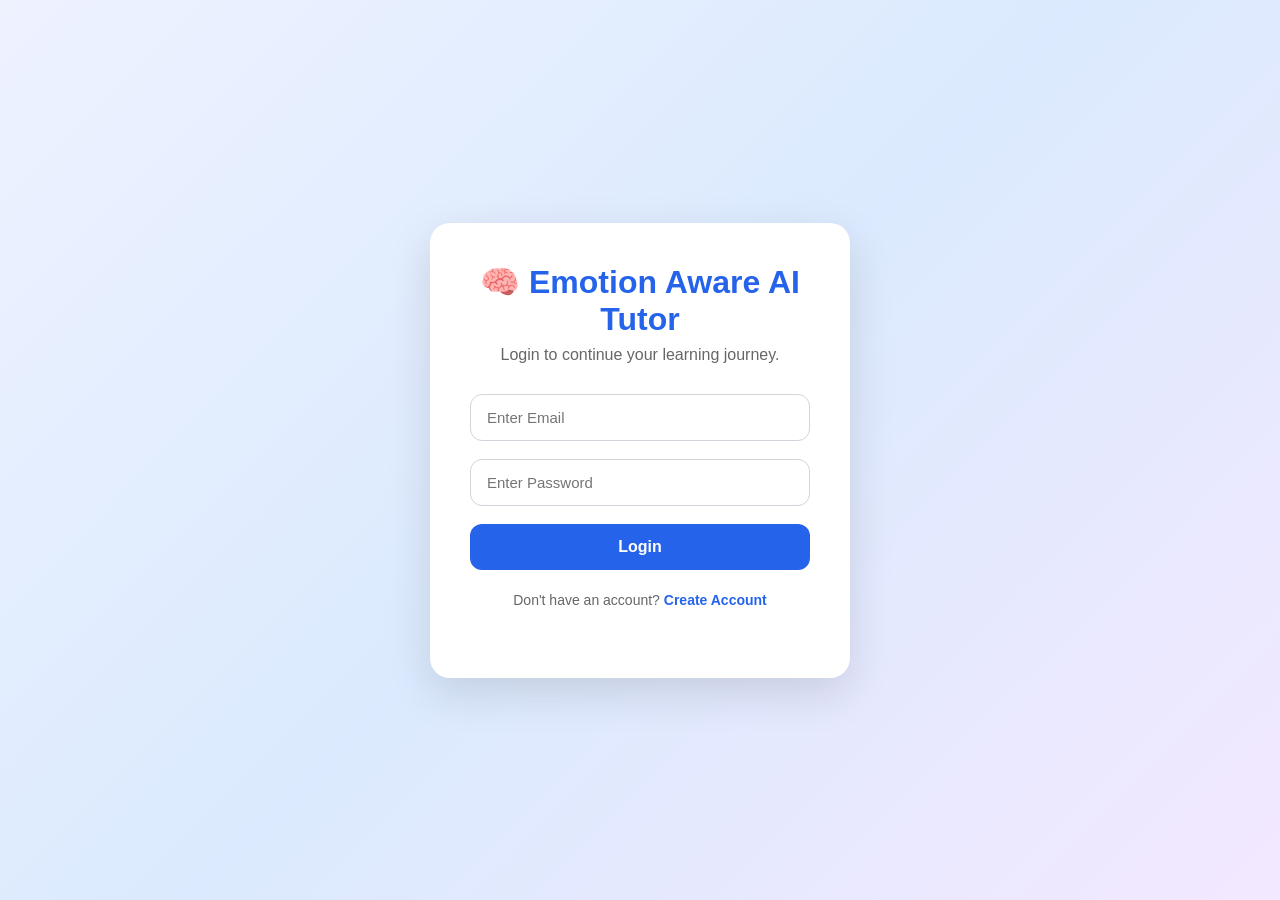
<file: frontend/login.html>
<!DOCTYPE html>
<html lang="en">
<head>
    <meta charset="UTF-8">
    <meta name="viewport" content="width=device-width, initial-scale=1.0">

    <title>Login | EmoTutor AI</title>

    <link rel="stylesheet" href="login.css">
</head>
<body>

<div class="auth-container">

    <div class="auth-card">

        <h1>🧠 Emotion Aware AI Tutor</h1>
        <h2></h2>
        <p>Login to continue your learning journey.</p>

        <input
            type="email"
            id="email"
            placeholder="Enter Email"
            autocomplete="email">

        <input
            type="password"
            id="password"
            placeholder="Enter Password"
            autocomplete="current-password">

        <button type="button" onclick="login()">
            Login
        </button>

        <p class="bottom-text">
            Don't have an account?
            <a href="signup.html">Create Account</a>
        </p>

    </div>

</div>

<script src="auth.js"></script>

</body>
</html>
</file>
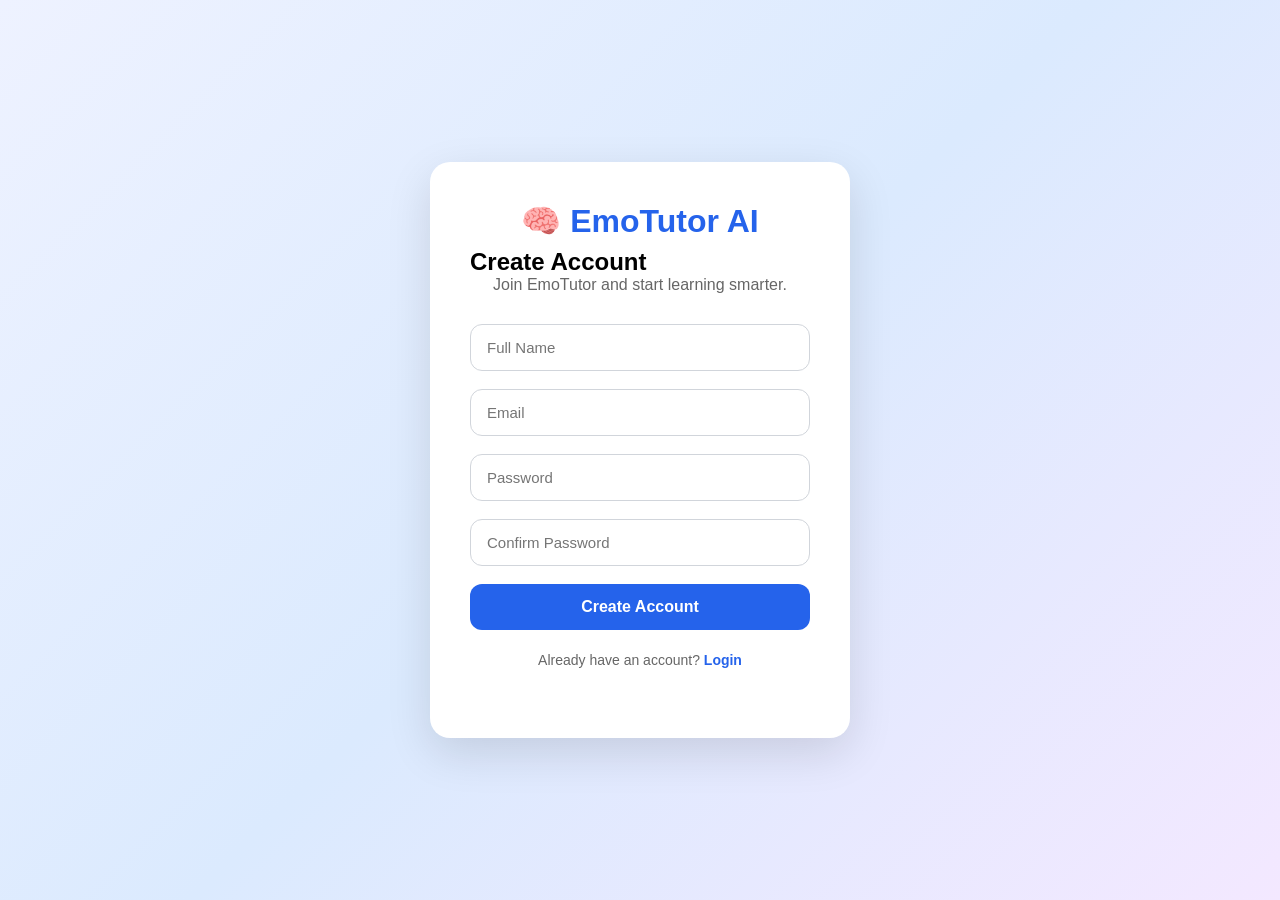
<file: frontend/signup.html>
<!DOCTYPE html>
<html lang="en">
<head>
    <meta charset="UTF-8">
    <meta name="viewport" content="width=device-width, initial-scale=1.0">
    <title>Sign Up | EmoTutor AI</title>

    <link rel="stylesheet" href="login.css">
</head>
<body>

<div class="auth-container">

    <div class="auth-card">

        <h1>🧠 EmoTutor AI</h1>
        <h2>Create Account</h2>
        <p>Join EmoTutor and start learning smarter.</p>

        <input
            type="text"
            id="name"
            placeholder="Full Name"
            autocomplete="name">

        <input
            type="email"
            id="email"
            placeholder="Email"
            autocomplete="email">

        <input
            type="password"
            id="password"
            placeholder="Password"
            autocomplete="new-password">

        <input
            type="password"
            id="confirmPassword"
            placeholder="Confirm Password"
            autocomplete="new-password">

        <button type="button" onclick="signup()">
            Create Account
        </button>

        <p class="bottom-text">
            Already have an account?
            <a href="login.html">Login</a>
        </p>

    </div>

</div>

<script src="auth.js"></script>

</body>
</html>
</file>
<file: frontend/login.css>
*{
    margin:0;
    padding:0;
    box-sizing:border-box;
    font-family:"Segoe UI",sans-serif;
}

body{
    background:linear-gradient(135deg,#eef2ff,#dbeafe,#f3e8ff);
    min-height:100vh;
    display:flex;
    justify-content:center;
    align-items:center;
}

.auth-container{
    width:100%;
    display:flex;
    justify-content:center;
    align-items:center;
    padding:20px;
}

.auth-card{
    width:420px;
    background:white;
    border-radius:20px;
    padding:40px;
    box-shadow:0 15px 45px rgba(0,0,0,.12);
}

.auth-card h1{
    color:#2563eb;
    text-align:center;
    margin-bottom:8px;
    font-size:32px;
}

.auth-card p{
    text-align:center;
    color:#666;
    margin-bottom:30px;
}

.auth-card input{
    width:100%;
    padding:14px 16px;
    margin-bottom:18px;
    border:1px solid #d1d5db;
    border-radius:12px;
    outline:none;
    font-size:15px;
    transition:.3s;
}

.auth-card input:focus{
    border-color:#2563eb;
    box-shadow:0 0 0 4px rgba(37,99,235,.15);
}

.auth-card button{
    width:100%;
    padding:14px;
    background:#2563eb;
    color:white;
    border:none;
    border-radius:12px;
    font-size:16px;
    font-weight:600;
    cursor:pointer;
    transition:.3s;
}

.auth-card button:hover{
    background:#1d4ed8;
    transform:translateY(-2px);
}

.bottom-text{
    margin-top:22px;
    text-align:center;
    font-size:14px;
}

.bottom-text a{
    color:#2563eb;
    text-decoration:none;
    font-weight:600;
}

.bottom-text a:hover{
    text-decoration:underline;
}

@media(max-width:500px){

.auth-card{
    width:100%;
    padding:30px 24px;
}

.auth-card h1{
    font-size:28px;
}

}
</file>
